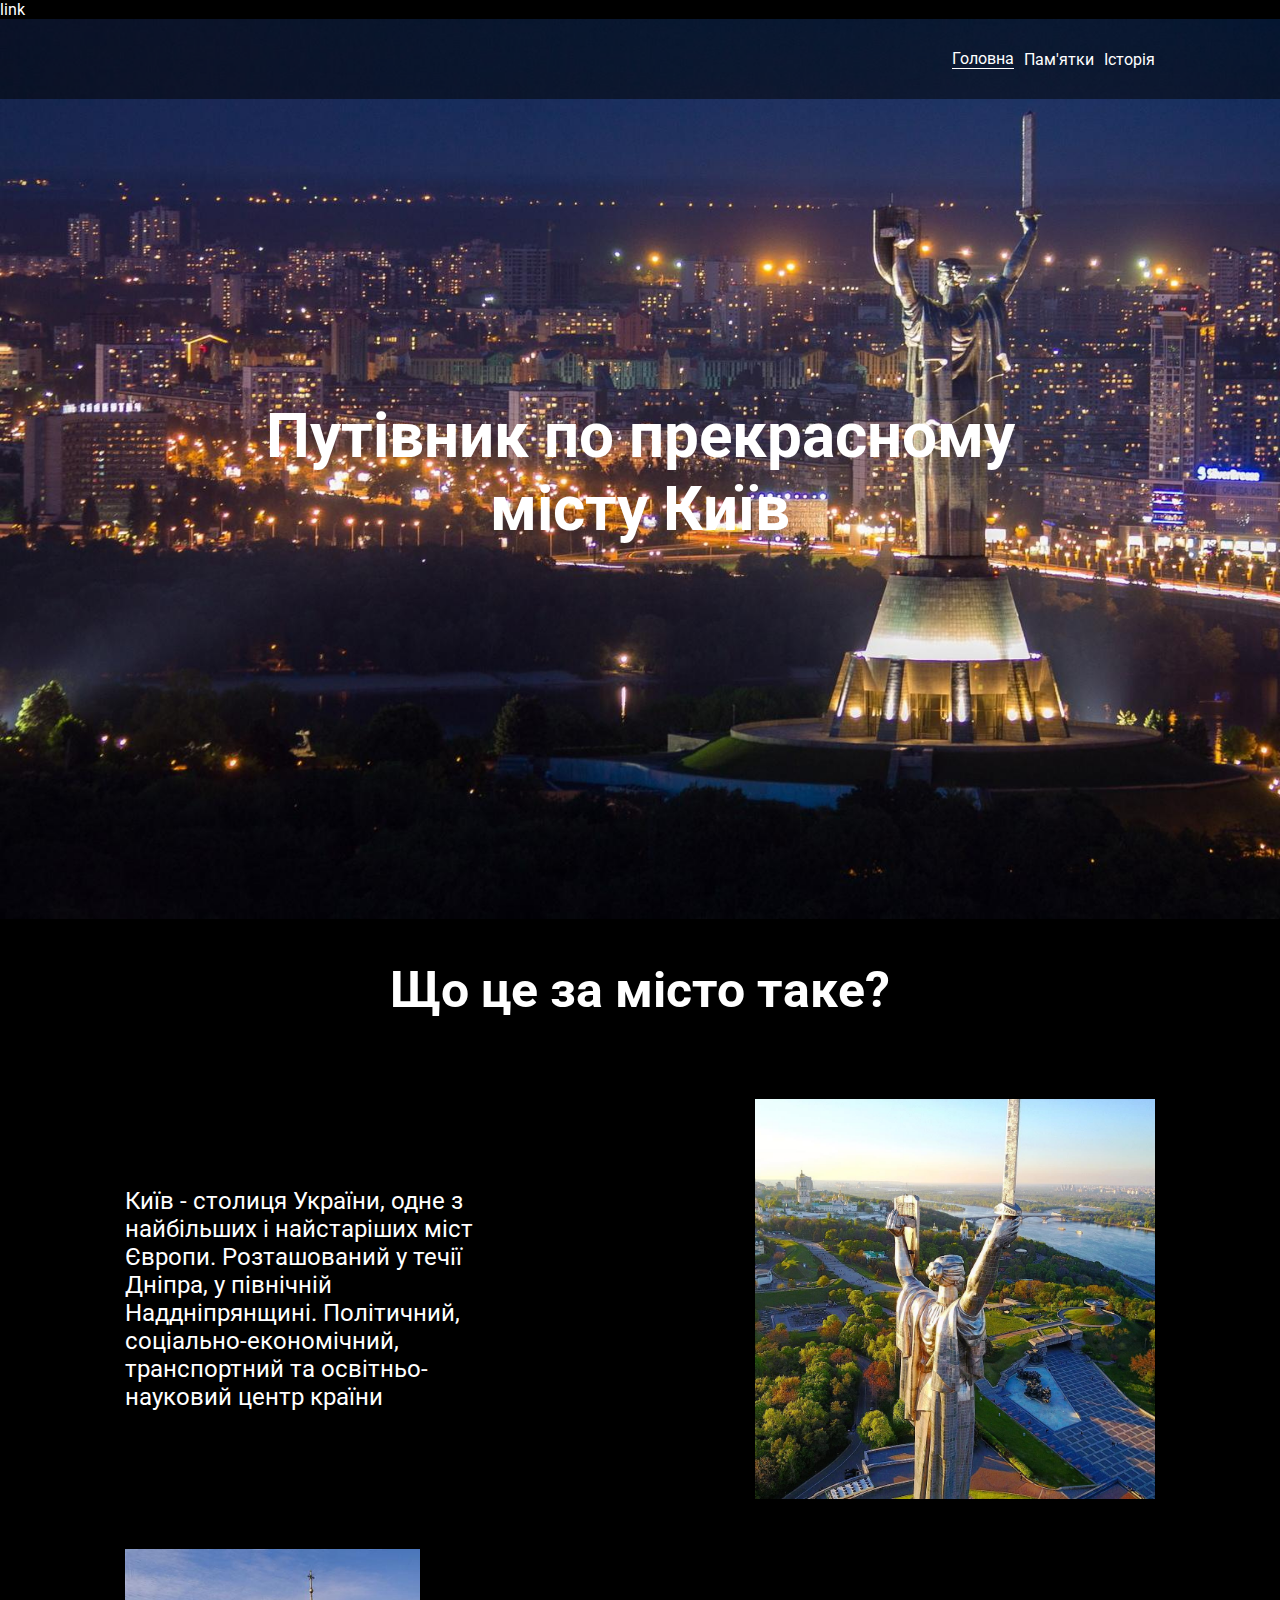
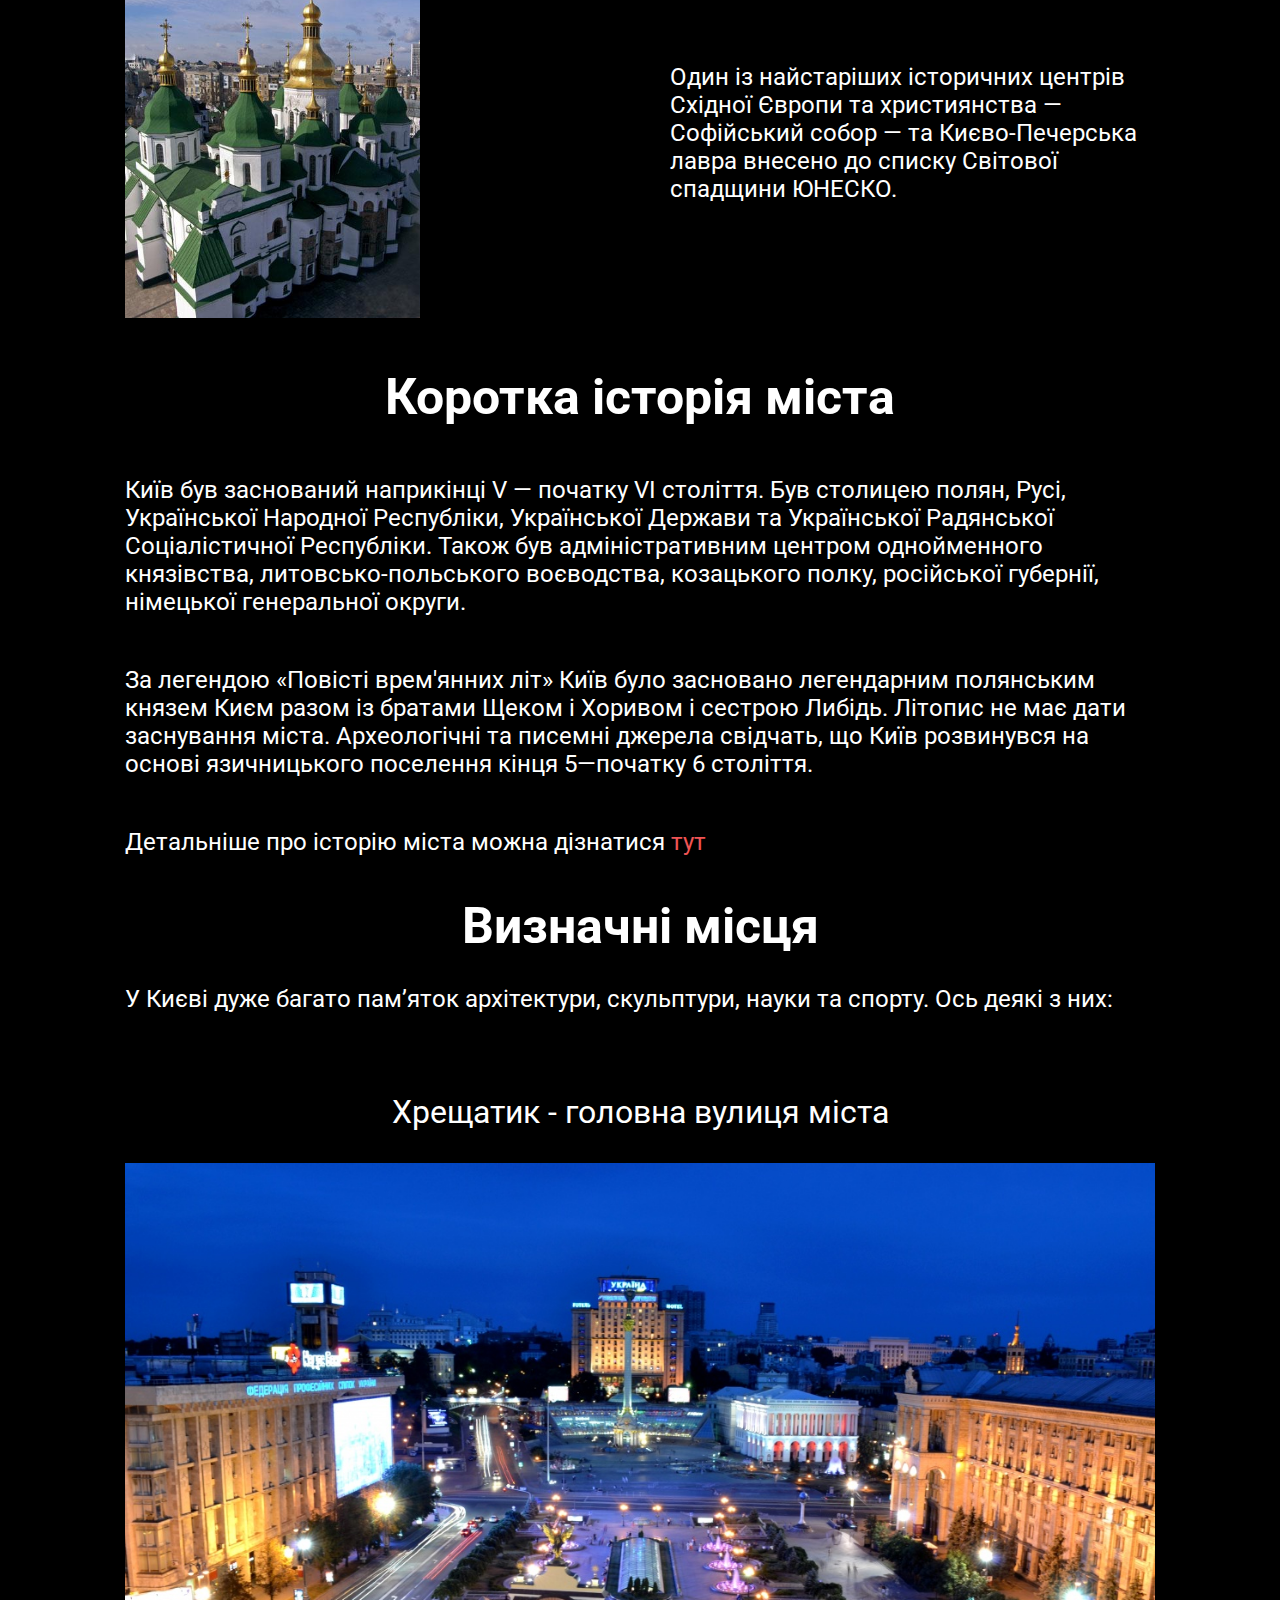
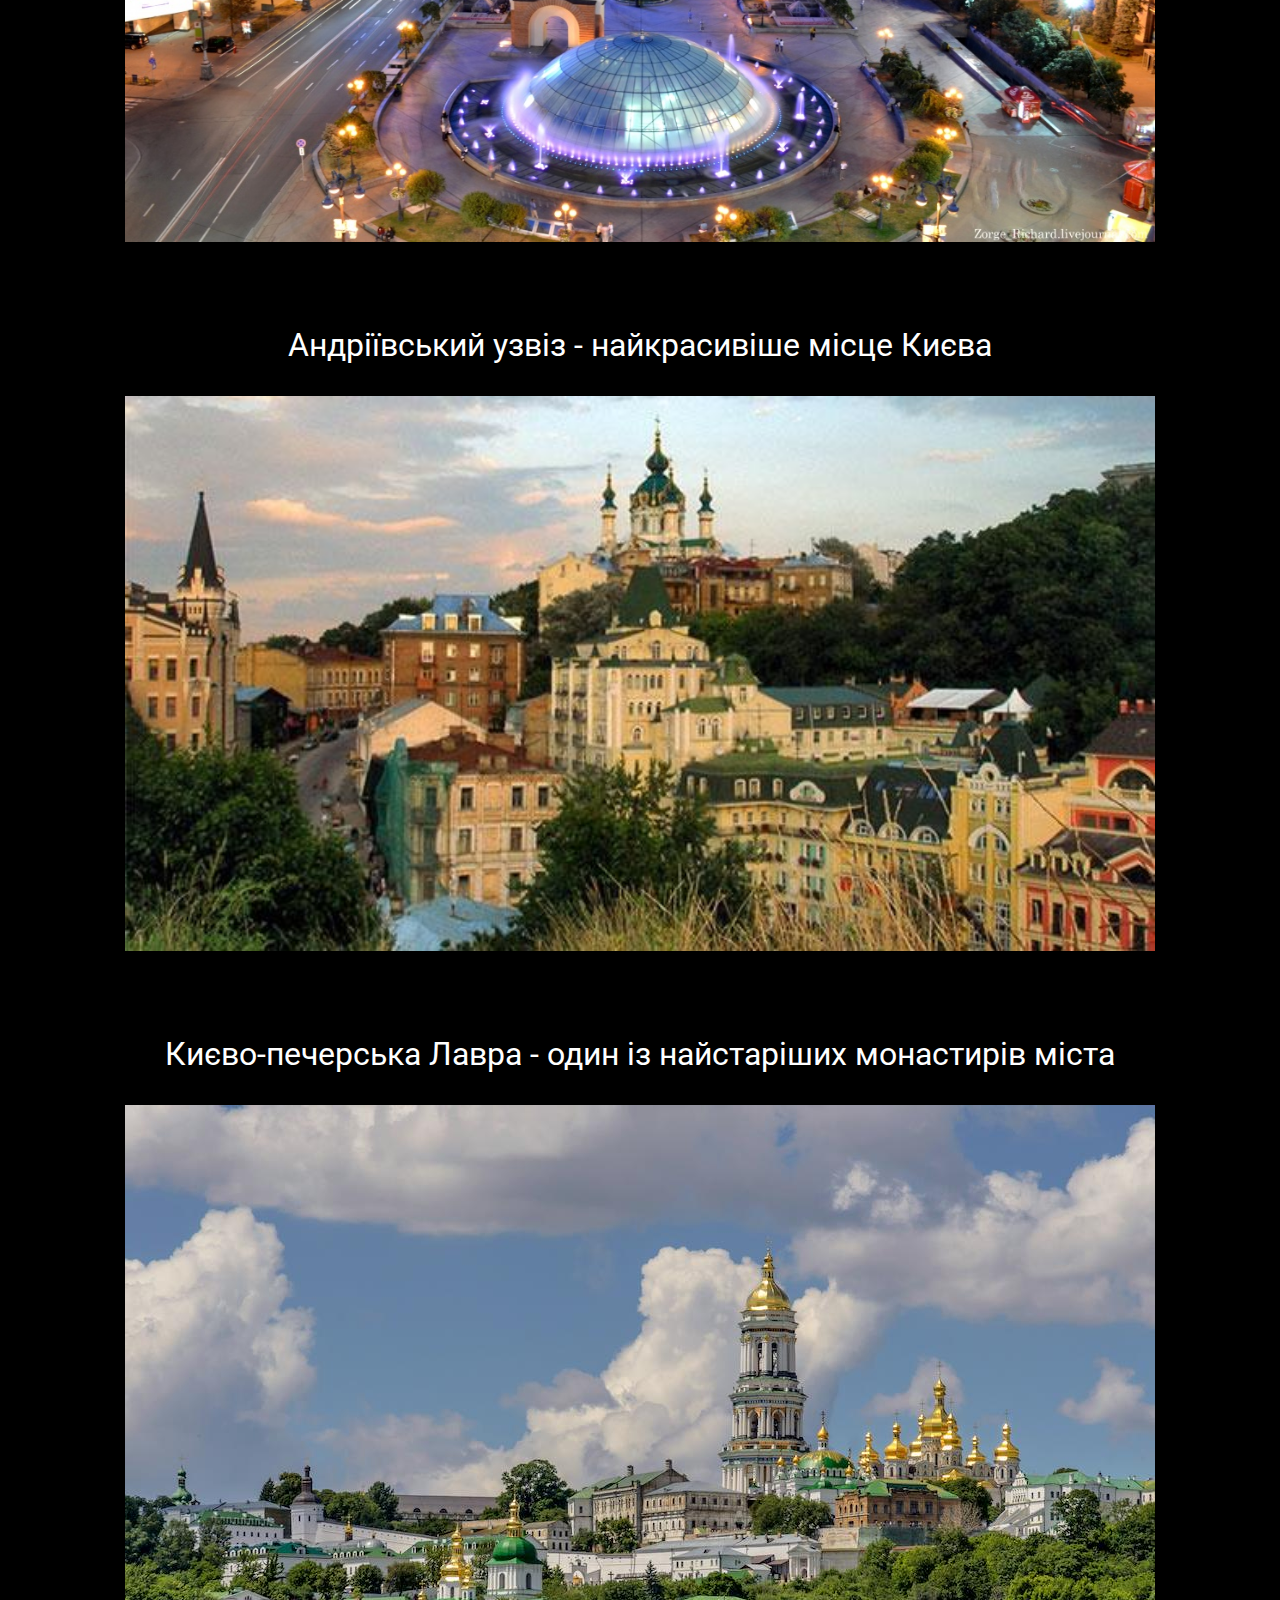
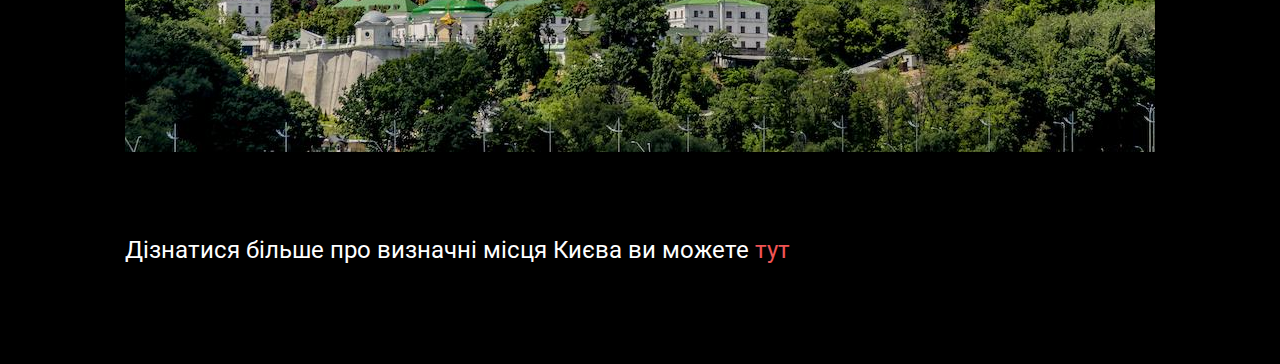
<file: index.html>
<!DOCTYPE html>
<html lang="ua">
<head>
  <meta charset="UTF-8">
  <meta name="viewport" content="width=device-width, initial-scale=1.0">
  <meta http-equiv="X-UA-Compatible" content="ie=edge">
  <title>Головна</title>
  link
  <link href="https://fonts.googleapis.com/css?family=Roboto:400,700&display=swap&subset=cyrillic,cyrillic-ext" rel="stylesheet">
  <link rel="stylesheet" href="./css/style.css">
</head>
<body>
  <section class="first-screen">
    <header class="page-header">
      <nav class="main-nav">
        <ul class="main-nav__list">
          <li class="main-nav__item"><a class="main-nav__link main-nav__link--active">Головна</a></li>
          <li class="main-nav__item"><a href="./showplaces.html" class="main-nav__link">Пам'ятки</a></li>
          <li class="main-nav__item"><a href="/history.html" class="main-nav__link">Історія</a></li>
        </ul>
      </nav>
    </header>

    <section class="main">
      <h1 class="main-title">Путівник по прекрасному місту Київ</h1>
    </section>
  </section>

  <main class="page-content">
    <section class="summary">
      <h2 class="summary__title">Що це за місто таке?</h2>
      <div class="row">
        <p class="summary__content">Київ - столиця України, одне з найбільших і найстаріших міст Європи. Розташований у течії Дніпра, у північній Наддніпрянщині. Політичний, соціально-економічний, транспортний та освітньо-науковий центр країни</p>
        <img src="./img/index/summary-image1.jpg" width="400" height="400" alt="Батьківщина-Мати">
      </div>
      <div class="row">
        <p class="summary__content">Один із найстаріших історичних центрів Східної Європи та християнства — Софійський собор — та Києво-Печерська лавра внесено до списку Світової спадщини ЮНЕСКО.</p>
        <img src="./img/index/summary-image2.jpg" width="295" height="369" alt="Софіївський собор">
      </div>
    </section>

    <section class="short-history">
      <h2 class="short-history__title">Коротка історія міста</h2>
      <p class="short-history__content">Київ був заснований наприкінці V — початку VI століття. Був столицею полян, Русі, Української Народної Республіки, Української Держави та Української Радянської Соціалістичної Республіки. Також був адміністративним центром однойменного князівства, литовсько-польського воєводства, козацького полку, російської губернії, німецької генеральної округи.
        </p>
      <p class="short-history__content">За легендою «Повісті врем'янних літ» Київ було засновано легендарним полянським князем Києм разом із братами Щеком і Хоривом і сестрою Либідь. Літопис не має дати заснування міста. Археологічні та писемні джерела свідчать, що Київ розвинувся на основі язичницького поселення кінця 5—початку 6 століття.</p>
      <span class="short-history__more">
        Детальніше про історію міста можна дізнатися
        <a href="./history.html" class="short-history__link">тут</a>
      </span>
    </section>

    <section class="short-showplaces">
      <h2 class="showplaces__title">Визначні місця</h2>
      <span class="showplaces__promo">У Києві дуже багато пам’яток архітектури, скульптури, науки та спорту. Ось деякі з них:</span>
      <ul class="showplaces__list">
        <li class="showplaces__item">
          <h3 class="showplaces__item-title">Хрещатик - головна вулиця міста</h3>
          <img src="./img/index/hreschatyk.jpg" width="1030" height="679" alt="Хрещатик">
        </li>
        <li class="showplaces__item">
          <h3 class="showplaces__item-title">Андріївський узвіз - найкрасивіше місце Києва</h3>
          <img src="./img/index/uzviz.jpg" width="1030" height="555" alt="Андріївський узвіз">
        </li>
        <li class="showplaces__item">
          <h3 class="showplaces__item-title">Києво-печерська Лавра - один із найстаріших монастирів міста</h3>
          <img src="./img/index/lavra.jpg" width="1030" height="647" alt="Києво-печерська Лавра">
        </li>
      </ul>
      <span class="short-showplaces__more">
        Дізнатися більше про визначні місця Києва ви можете
        <a href="./showplaces.html" class="short-showplaces__link">тут</a>
      </span>
    </section>
  </main>
</body>
</html>
</file>
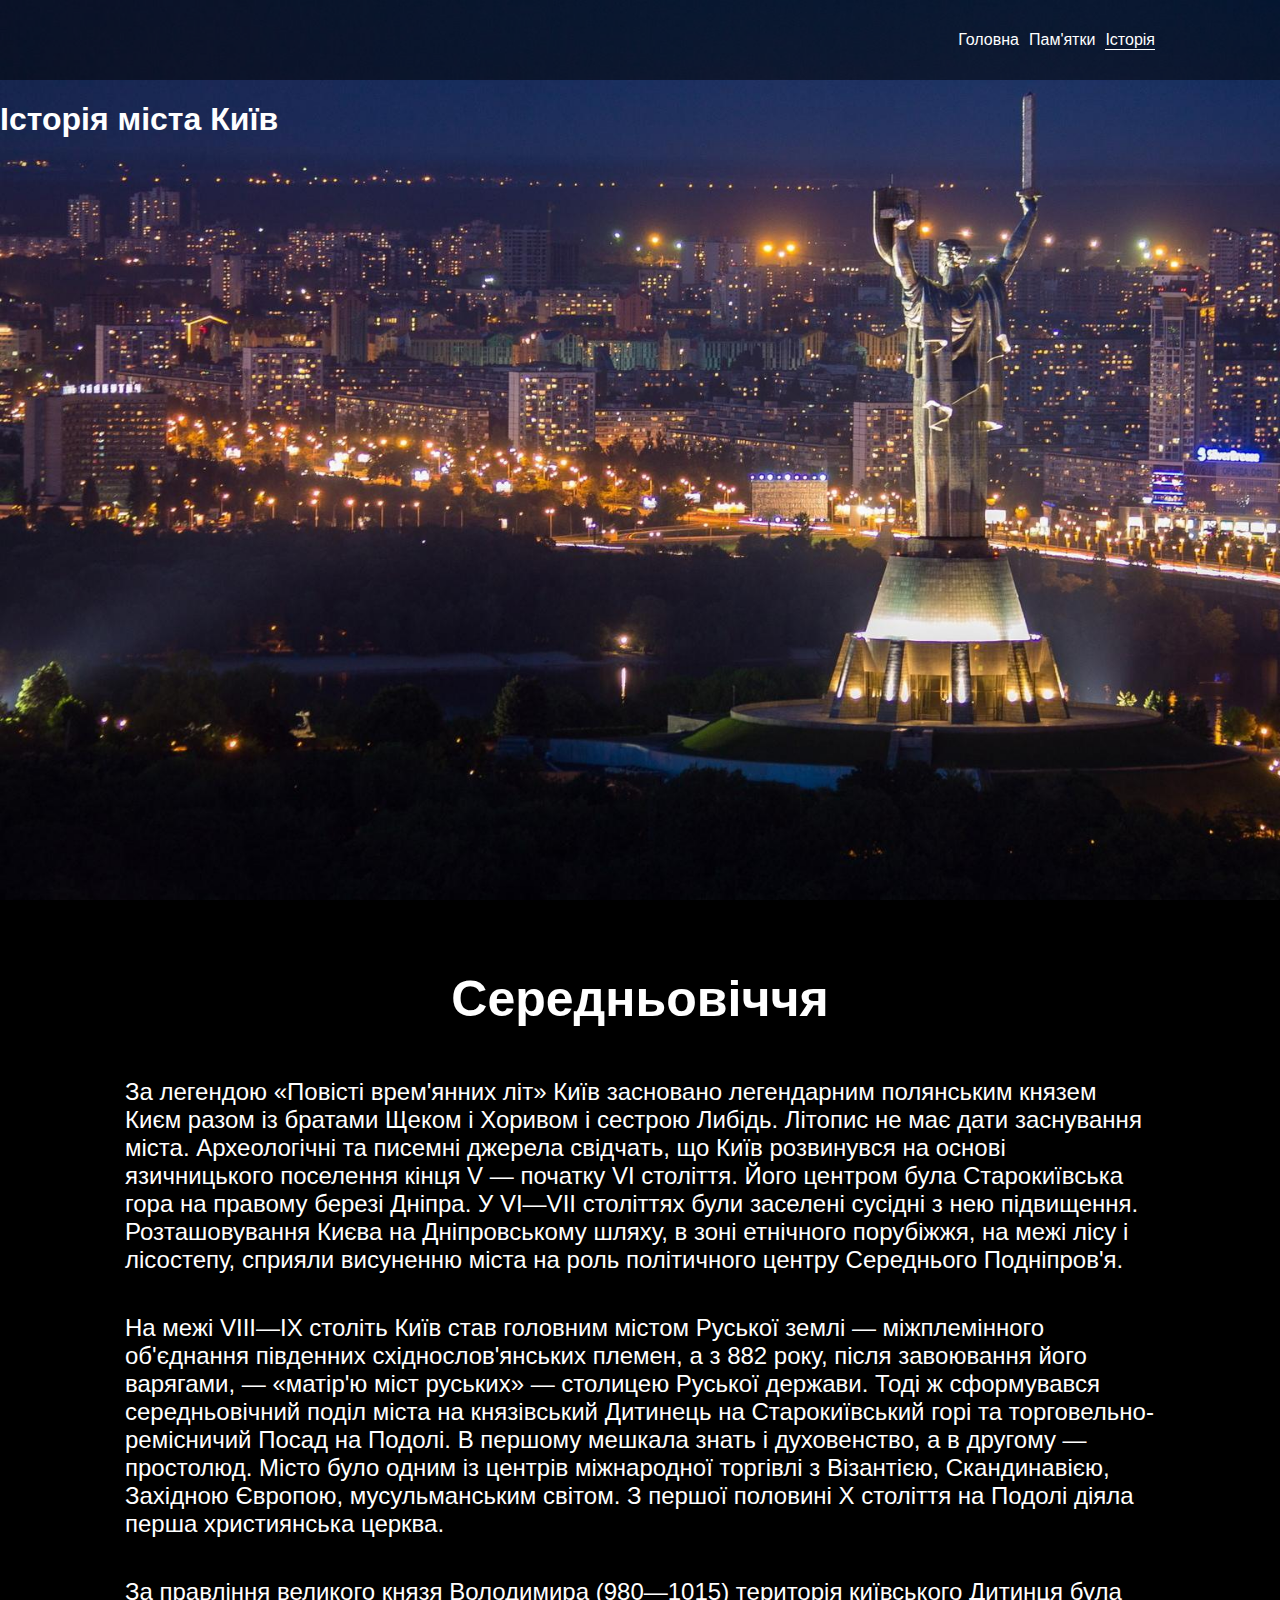
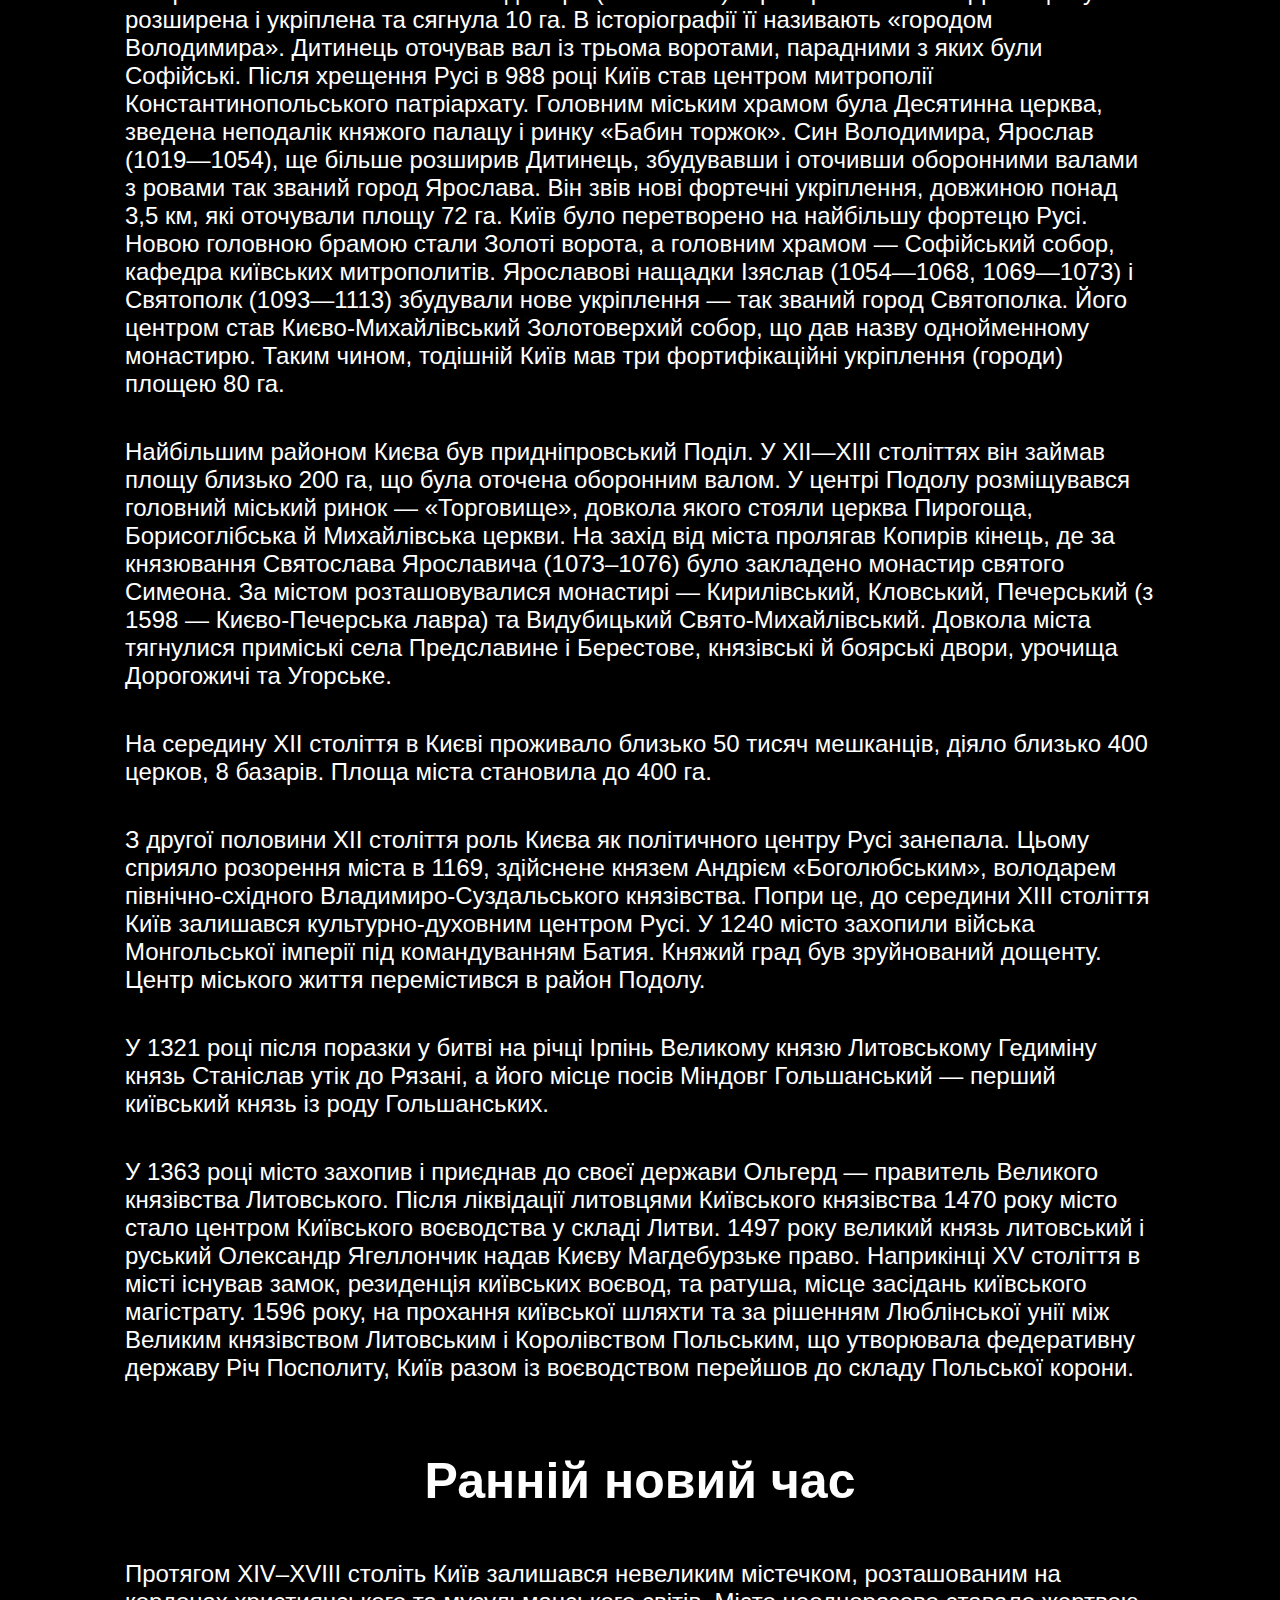
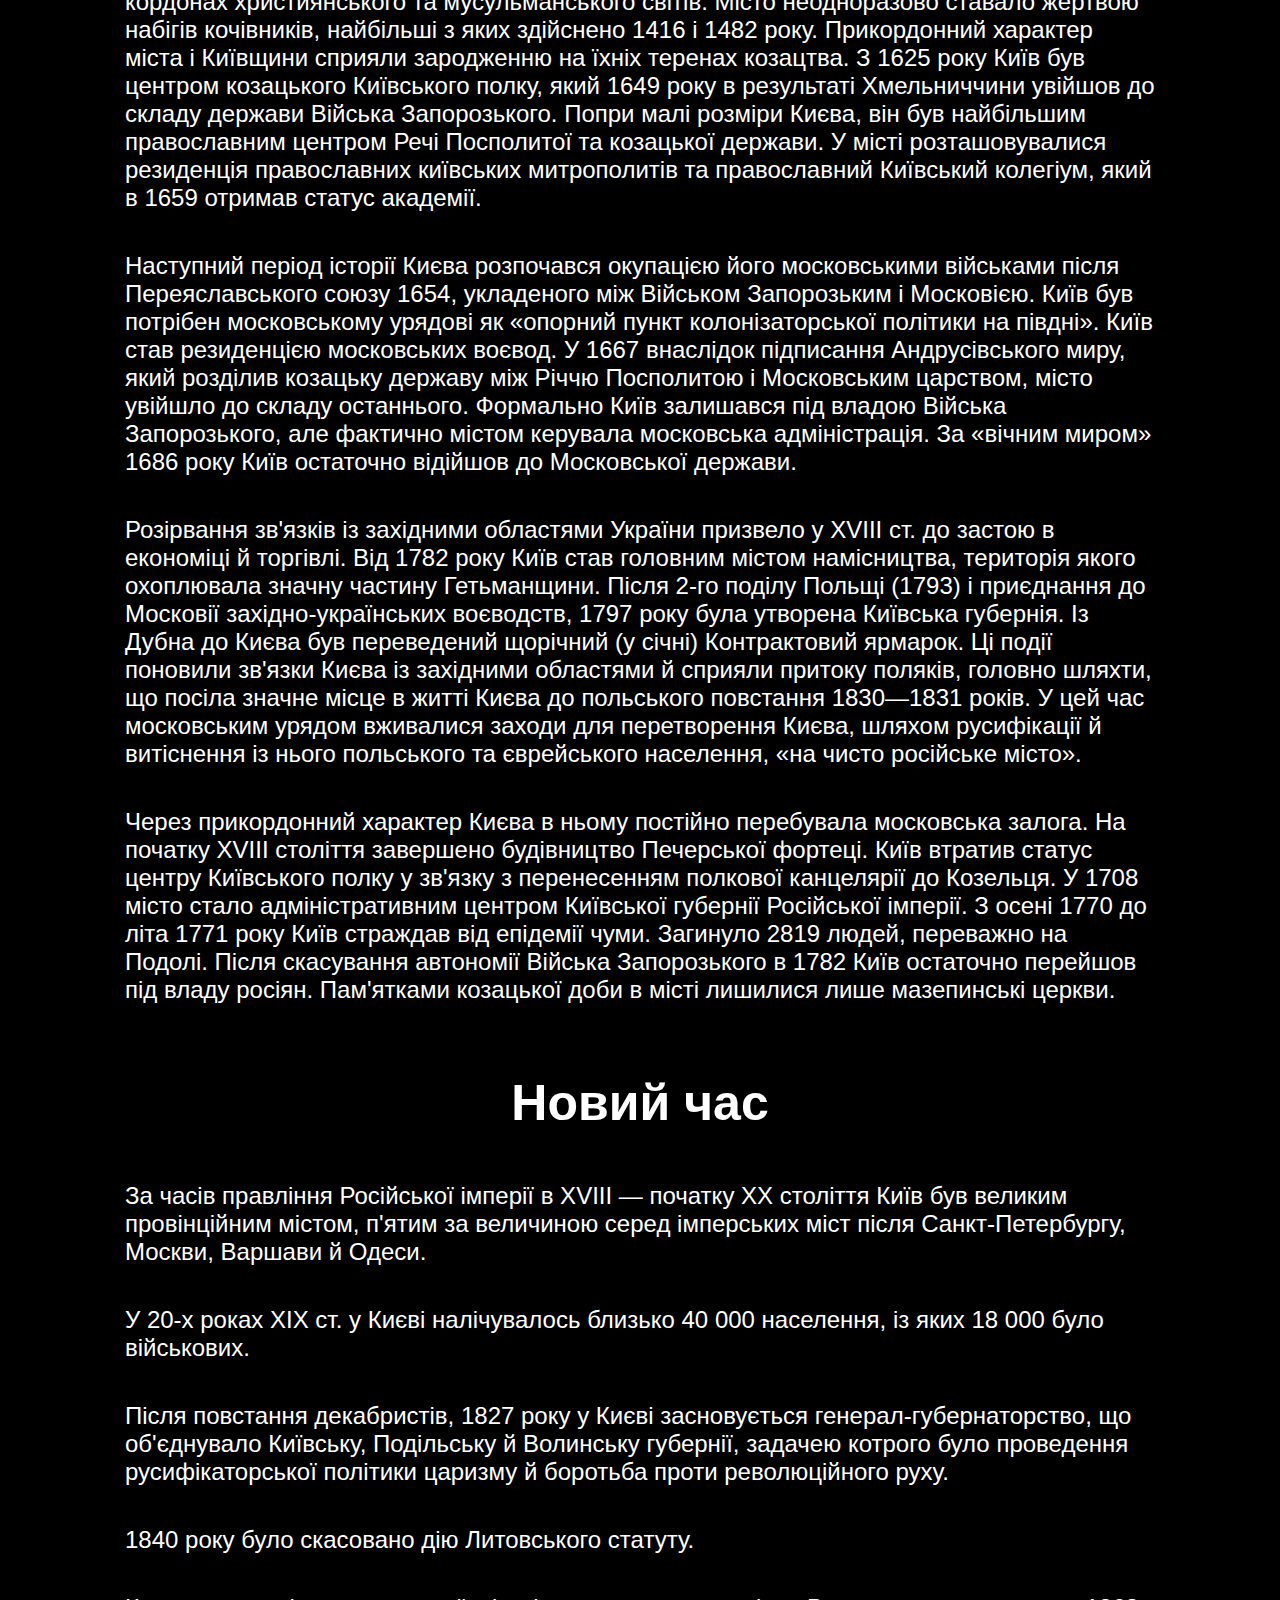
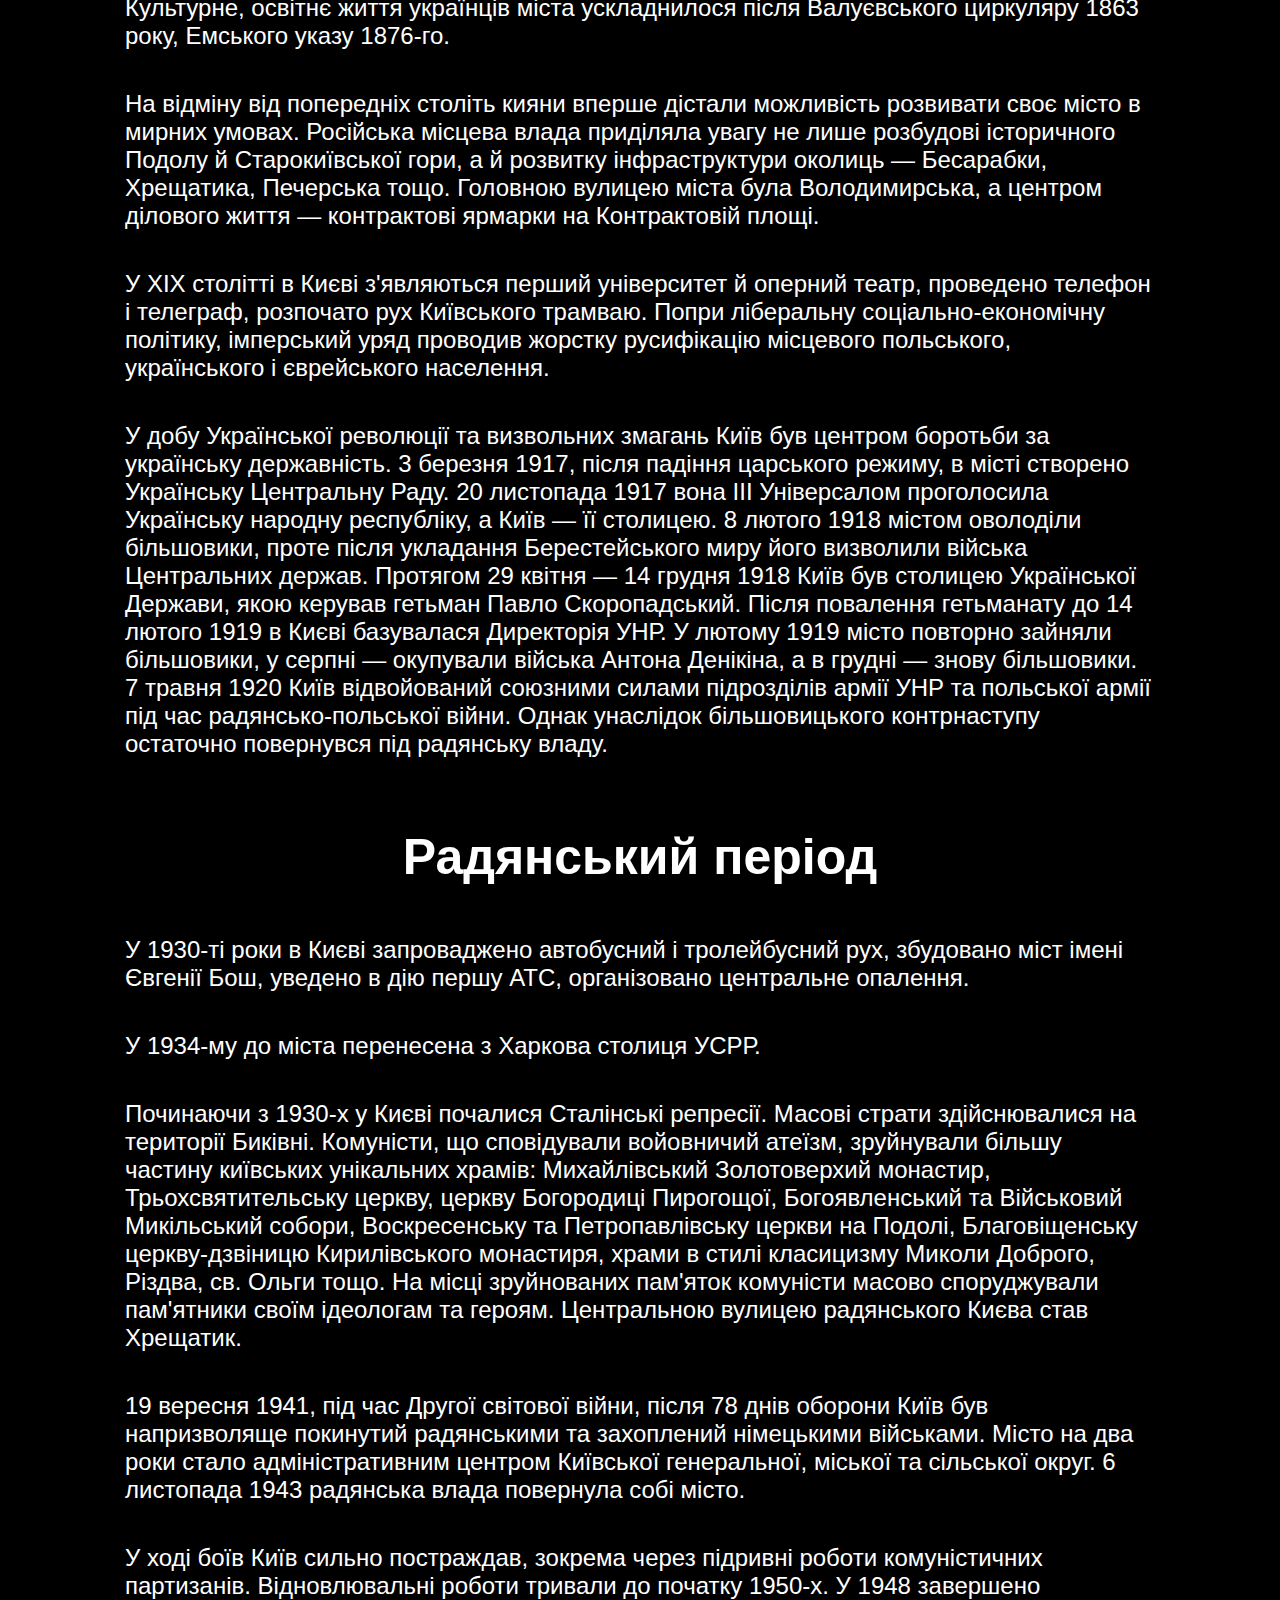
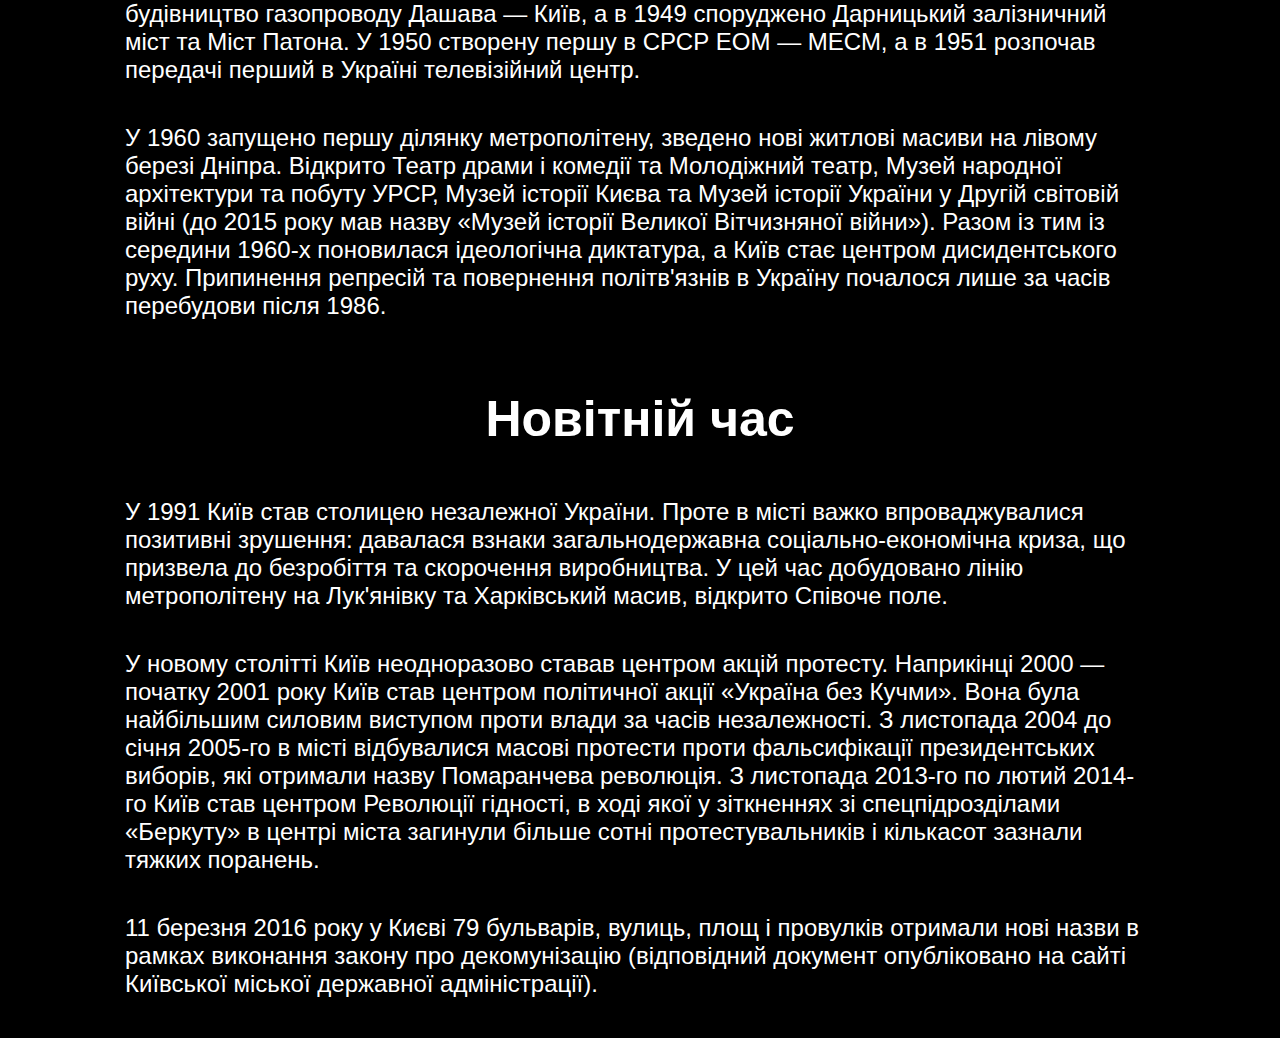
<file: history.html>
<!DOCTYPE html>
<html lang="ua">
<head>
  <meta charset="UTF-8">
  <meta name="viewport" content="width=device-width, initial-scale=1.0">
  <meta http-equiv="X-UA-Compatible" content="ie=edge">
  <title>Історія міста Київ</title>
  <link rel="stylesheet" href="./css/style.css">
</head>
<body>
  <section class="first-screen">
    <header class="page-header">
      <nav class="main-nav">
        <ul class="main-nav__list">
          <li class="main-nav__item"><a href="/" class="main-nav__link ">Головна</a></li>
          <li class="main-nav__item"><a href="./showplaces.html" class="main-nav__link ">Пам'ятки</a></li>
          <li class="main-nav__item"><a class="main-nav__link main-nav__link--active">Історія</a></li>
        </ul>
      </nav>
    </header>

      <h1 class="first-screen__title">Історія міста Київ</h1>
    </section>

    <main class="history">
      <h2 class="history__title">Середньовіччя</h2>
      <p class="history__paragraph">
        За легендою «Повісті врем'янних літ» Київ засновано легендарним полянським князем Києм разом із братами Щеком і Хоривом і сестрою Либідь. Літопис не має дати заснування міста. Археологічні та писемні джерела свідчать, що Київ розвинувся на основі язичницького поселення кінця V — початку VI століття. Його центром була Старокиївська гора на правому березі Дніпра. У VI—VII століттях були заселені сусідні з нею підвищення. Розташовування Києва на Дніпровському шляху, в зоні етнічного порубіжжя, на межі лісу і лісостепу, сприяли висуненню міста на роль політичного центру Середнього Подніпров'я.
      </p>
      <p class="history__paragraph">
        На межі VIII—IX століть Київ став головним містом Руської землі — міжплемінного об'єднання південних східнослов'янських племен, а з 882 року, після завоювання його варягами, — «матір'ю міст руських» — столицею Руської держави. Тоді ж сформувався середньовічний поділ міста на князівський Дитинець на Старокиївський горі та торговельно-ремісничий Посад на Подолі. В першому мешкала знать і духовенство, а в другому — простолюд. Місто було одним із центрів міжнародної торгівлі з Візантією, Скандинавією, Західною Європою, мусульманським світом. З першої половині X століття на Подолі діяла перша християнська церква.
      </p>
      <p class="history__paragraph">
        За правління великого князя Володимира (980—1015) територія київського Дитинця була розширена і укріплена та сягнула 10 га. В історіографії її називають «городом Володимира». Дитинець оточував вал із трьома воротами, парадними з яких були Софійські. Після хрещення Русі в 988 році Київ став центром митрополії Константинопольського патріархату. Головним міським храмом була Десятинна церква, зведена неподалік княжого палацу і ринку «Бабин торжок». Син Володимира, Ярослав (1019—1054), ще більше розширив Дитинець, збудувавши і оточивши оборонними валами з ровами так званий город Ярослава. Він звів нові фортечні укріплення, довжиною понад 3,5 км, які оточували площу 72 га. Київ було перетворено на найбільшу фортецю Русі. Новою головною брамою стали Золоті ворота, а головним храмом — Софійський собор, кафедра київських митрополитів. Ярославові нащадки Ізяслав (1054—1068, 1069—1073) і Святополк (1093—1113) збудували нове укріплення — так званий город Святополка. Його центром став Києво-Михайлівський Золотоверхий собор, що дав назву однойменному монастирю. Таким чином, тодішній Київ мав три фортифікаційні укріплення (городи) площею 80 га.
      </p>
      <p class="history__paragraph">
        Найбільшим районом Києва був придніпровський Поділ. У XII—XIII століттях він займав площу близько 200 га, що була оточена оборонним валом. У центрі Подолу розміщувався головний міський ринок — «Торговище», довкола якого стояли церква Пирогоща, Борисоглібська й Михайлівська церкви. На захід від міста пролягав Копирів кінець, де за князювання Святослава Ярославича (1073–1076) було закладено монастир святого Симеона. За містом розташовувалися монастирі — Кирилівський, Кловський, Печерський (з 1598 — Києво-Печерська лавра) та Видубицький Свято-Михайлівський. Довкола міста тягнулися приміські села Предславине і Берестове, князівські й боярські двори, урочища Дорогожичі та Угорське.
      </p>
      <p class="history__paragraph">
        На середину XII століття в Києві проживало близько 50 тисяч мешканців, діяло близько 400 церков, 8 базарів. Площа міста становила до 400 га.
      </p>
      <p class="history__paragraph">
        З другої половини XII століття роль Києва як політичного центру Русі занепала. Цьому сприяло розорення міста в 1169, здійснене князем Андрієм «Боголюбським», володарем північно-східного Владимиро-Суздальського князівства. Попри це, до середини XIII століття Київ залишався культурно-духовним центром Русі. У 1240 місто захопили війська Монгольської імперії під командуванням Батия. Княжий град був зруйнований дощенту. Центр міського життя перемістився в район Подолу.
      </p>
      <p class="history__paragraph">
        У 1321 році після поразки у битві на річці Ірпінь Великому князю Литовському Гедиміну князь Станіслав утік до Рязані, а його місце посів Міндовг Гольшанський — перший київський князь із роду Гольшанських.
      </p>
      <p class="history__paragraph">
        У 1363 році місто захопив і приєднав до своєї держави Ольгерд — правитель Великого князівства Литовського. Після ліквідації литовцями Київського князівства 1470 року місто стало центром Київського воєводства у складі Литви. 1497 року великий князь литовський і руський Олександр Ягеллончик надав Києву Магдебурзьке право. Наприкінці XV століття в місті існував замок, резиденція київських воєвод, та ратуша, місце засідань київського магістрату. 1596 року, на прохання київської шляхти та за рішенням Люблінської унії між Великим князівством Литовським і Королівством Польським, що утворювала федеративну державу Річ Посполиту, Київ разом із воєводством перейшов до складу Польської корони.
      </p>

      <h2 class="history__title">Ранній новий час</h2>
      <p class="history__paragraph">
        Протягом XIV–XVIII століть Київ залишався невеликим містечком, розташованим на кордонах християнського та мусульманського світів. Місто неодноразово ставало жертвою набігів кочівників, найбільші з яких здійснено 1416 і 1482 року. Прикордонний характер міста і Київщини сприяли зародженню на їхніх теренах козацтва. З 1625 року Київ був центром козацького Київського полку, який 1649 року в результаті Хмельниччини увійшов до складу держави Війська Запорозького. Попри малі розміри Києва, він був найбільшим православним центром Речі Посполитої та козацької держави. У місті розташовувалися резиденція православних київських митрополитів та православний Київський колегіум, який в 1659 отримав статус академії.
      </p>
      <p class="history__paragraph">
        Наступний період історії Києва розпочався окупацією його московськими військами після Переяславського союзу 1654, укладеного між Військом Запорозьким і Московією. Київ був потрібен московському урядові як «опорний пункт колонізаторської політики на півдні». Київ став резиденцією московських воєвод. У 1667 внаслідок підписання Андрусівського миру, який розділив козацьку державу між Річчю Посполитою і Московським царством, місто увійшло до складу останнього. Формально Київ залишався під владою Війська Запорозького, але фактично містом керувала московська адміністрація. За «вічним миром» 1686 року Київ остаточно відійшов до Московської держави.
      </p>
      <p class="history__paragraph">
        Розірвання зв'язків із західними областями України призвело у XVIII ст. до застою в економіці й торгівлі. Від 1782 року Київ став головним містом намісництва, територія якого охоплювала значну частину Гетьманщини. Після 2-го поділу Польщі (1793) і приєднання до Московії західно-українських воєводств, 1797 року була утворена Київська губернія. Із Дубна до Києва був переведений щорічний (у січні) Контрактовий ярмарок. Ці події поновили зв'язки Києва із західними областями й сприяли притоку поляків, головно шляхти, що посіла значне місце в житті Києва до польського повстання 1830—1831 років. У цей час московським урядом вживалися заходи для перетворення Києва, шляхом русифікації й витіснення із нього польського та єврейського населення, «на чисто російське місто».
      </p>
      <p class="history__paragraph">
        Через прикордонний характер Києва в ньому постійно перебувала московська залога. На початку XVIII століття завершено будівництво Печерської фортеці. Київ втратив статус центру Київського полку у зв'язку з перенесенням полкової канцелярії до Козельця. У 1708 місто стало адміністративним центром Київської губернії Російської імперії. З осені 1770 до літа 1771 року Київ страждав від епідемії чуми. Загинуло 2819 людей, переважно на Подолі. Після скасування автономії Війська Запорозького в 1782 Київ остаточно перейшов під владу росіян. Пам'ятками козацької доби в місті лишилися лише мазепинські церкви.
      </p>

      <h2 class="history__title">Новий час</h2>
      <p class="history__paragraph">
        За часів правління Російської імперії в XVIII — початку XX століття Київ був великим провінційним містом, п'ятим за величиною серед імперських міст після Санкт-Петербургу, Москви, Варшави й Одеси.
      </p>
      <p class="history__paragraph">
        У 20-х роках XIX ст. у Києві налічувалось близько 40 000 населення, із яких 18 000 було військових.
      </p>
      <p class="history__paragraph">
        Після повстання декабристів, 1827 року у Києві засновується генерал-губернаторство, що об'єднувало Київську, Подільську й Волинську губернії, задачею котрого було проведення русифікаторської політики царизму й боротьба проти революційного руху.
      </p>
      <p class="history__paragraph">
        1840 року було скасовано дію Литовського статуту.
      </p>
      <p class="history__paragraph">
        Культурне, освітнє життя українців міста ускладнилося після Валуєвського циркуляру 1863 року, Емського указу 1876-го.
      </p>
      <p class="history__paragraph">
        На відміну від попередніх століть кияни вперше дістали можливість розвивати своє місто в мирних умовах. Російська місцева влада приділяла увагу не лише розбудові історичного Подолу й Старокиївської гори, а й розвитку інфраструктури околиць — Бесарабки, Хрещатика, Печерська тощо. Головною вулицею міста була Володимирська, а центром ділового життя — контрактові ярмарки на Контрактовій площі.
      </p>
      <p class="history__paragraph">
        У ХІХ столітті в Києві з'являються перший університет й оперний театр, проведено телефон і телеграф, розпочато рух Київського трамваю. Попри ліберальну соціально-економічну політику, імперський уряд проводив жорстку русифікацію місцевого польського, українського і єврейського населення.
      </p>
      <p class="history__paragraph">
        У добу Української революції та визвольних змагань Київ був центром боротьби за українську державність. 3 березня 1917, після падіння царського режиму, в місті створено Українську Центральну Раду. 20 листопада 1917 вона III Універсалом проголосила Українську народну республіку, а Київ — її столицею. 8 лютого 1918 містом оволоділи більшовики, проте після укладання Берестейського миру його визволили війська Центральних держав. Протягом 29 квітня — 14 грудня 1918 Київ був столицею Української Держави, якою керував гетьман Павло Скоропадський. Після повалення гетьманату до 14 лютого 1919 в Києві базувалася Директорія УНР. У лютому 1919 місто повторно зайняли більшовики, у серпні — окупували війська Антона Денікіна, а в грудні — знову більшовики. 7 травня 1920 Київ відвойований союзними силами підрозділів армії УНР та польської армії під час радянсько-польської війни. Однак унаслідок більшовицького контрнаступу остаточно повернувся під радянську владу.
      </p>

      <h2 class="history__title">Радянський період</h2>
      <p class="history__paragraph">
        У 1930-ті роки в Києві запроваджено автобусний і тролейбусний рух, збудовано міст імені Євгенії Бош, уведено в дію першу АТС, організовано центральне опалення.
      </p>
      <p class="history__paragraph">
        У 1934-му до міста перенесена з Харкова столиця УСРР.
      </p>
      <p class="history__paragraph">
        Починаючи з 1930-х у Києві почалися Сталінські репресії. Масові страти здійснювалися на території Биківні. Комуністи, що сповідували войовничий атеїзм, зруйнували більшу частину київських унікальних храмів: Михайлівський Золотоверхий монастир, Трьохсвятительську церкву, церкву Богородиці Пирогощої, Богоявленський та Військовий Микільський собори, Воскресенську та Петропавлівську церкви на Подолі, Благовіщенську церкву-дзвіницю Кирилівського монастиря, храми в стилі класицизму Миколи Доброго, Різдва, св. Ольги тощо. На місці зруйнованих пам'яток комуністи масово споруджували пам'ятники своїм ідеологам та героям. Центральною вулицею радянського Києва став Хрещатик.
      </p>
      <p class="history__paragraph">
        19 вересня 1941, під час Другої світової війни, після 78 днів оборони Київ був напризволяще покинутий радянськими та захоплений німецькими військами. Місто на два роки стало адміністративним центром Київської генеральної, міської та сільської округ. 6 листопада 1943 радянська влада повернула собі місто.
      </p>
      <p class="history__paragraph">
        У ході боїв Київ сильно постраждав, зокрема через підривні роботи комуністичних партизанів. Відновлювальні роботи тривали до початку 1950-х. У 1948 завершено будівництво газопроводу Дашава — Київ, а в 1949 споруджено Дарницький залізничний міст та Міст Патона. У 1950 створену першу в СРСР ЕОМ — МЕСМ, а в 1951 розпочав передачі перший в Україні телевізійний центр.
      </p>
      <p class="history__paragraph">
        У 1960 запущено першу ділянку метрополітену, зведено нові житлові масиви на лівому березі Дніпра. Відкрито Театр драми і комедії та Молодіжний театр, Музей народної архітектури та побуту УРСР, Музей історії Києва та Музей історії України у Другій світовій війні (до 2015 року мав назву «Музей історії Великої Вітчизняної війни»). Разом із тим із середини 1960-х поновилася ідеологічна диктатура, а Київ стає центром дисидентського руху. Припинення репресій та повернення політв'язнів в Україну почалося лише за часів перебудови після 1986.
      </p>

      <h2 class="history__title">Новітній час</h2>
      <p class="history__paragraph">
        У 1991 Київ став столицею незалежної України. Проте в місті важко впроваджувалися позитивні зрушення: давалася взнаки загальнодержавна соціально-економічна криза, що призвела до безробіття та скорочення виробництва. У цей час добудовано лінію метрополітену на Лук'янівку та Харківський масив, відкрито Співоче поле.
      </p>
      <p class="history__paragraph">
        У новому столітті Київ неодноразово ставав центром акцій протесту. Наприкінці 2000 — початку 2001 року Київ став центром політичної акції «Україна без Кучми». Вона була найбільшим силовим виступом проти влади за часів незалежності. З листопада 2004 до січня 2005-го в місті відбувалися масові протести проти фальсифікації президентських виборів, які отримали назву Помаранчева революція. З листопада 2013-го по лютий 2014-го Київ став центром Революції гідності, в ході якої у зіткненнях зі спецпідрозділами «Беркуту» в центрі міста загинули більше сотні протестувальників і кількасот зазнали тяжких поранень.
      </p>
      <p class="history__paragraph">
        11 березня 2016 року у Києві 79 бульварів, вулиць, площ і провулків отримали нові назви в рамках виконання закону про декомунізацію (відповідний документ опубліковано на сайті Київської міської державної адміністрації).
      </p>
    </main>
</body>
</html>
</file>
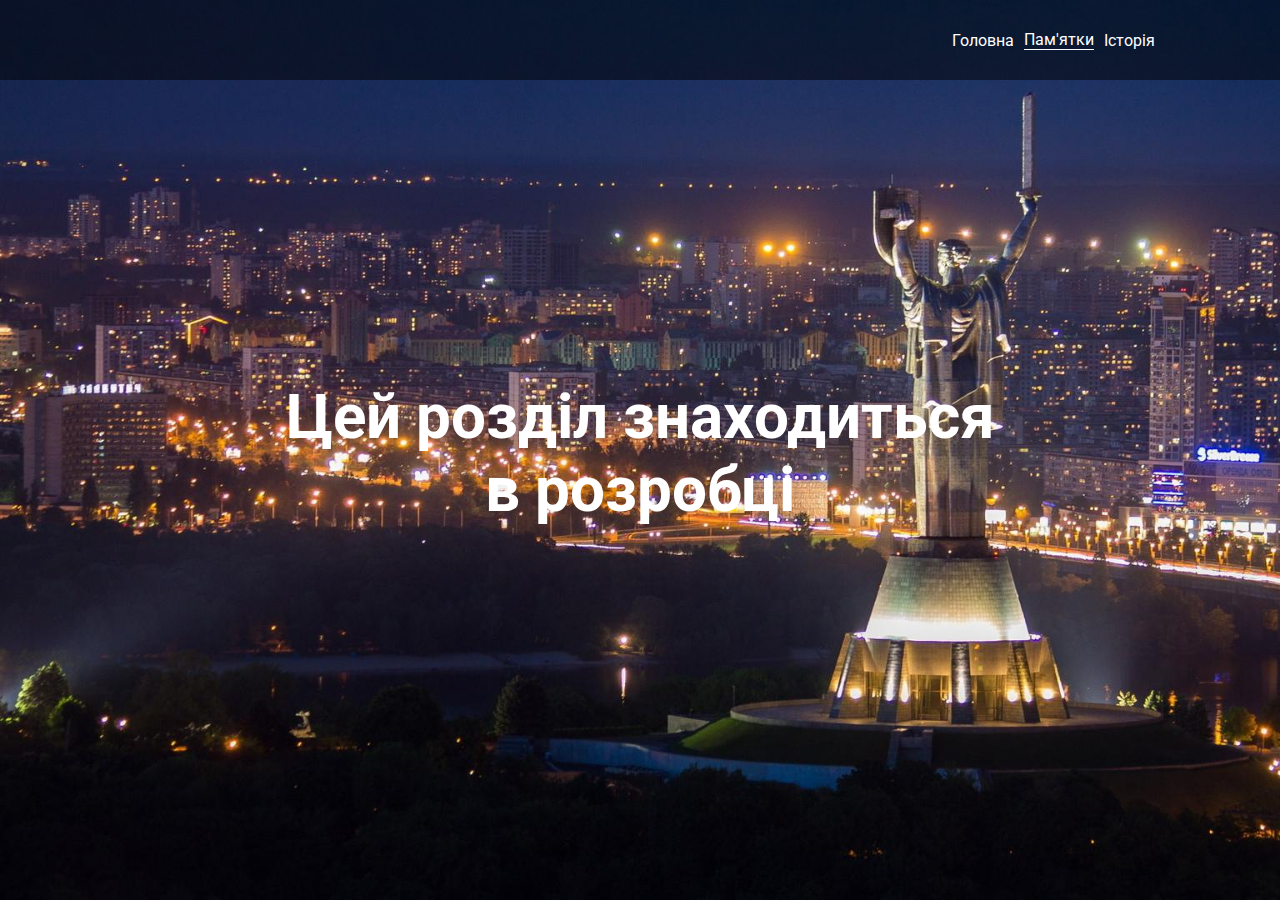
<file: showplaces.html>
<!DOCTYPE html>
<html lang="en">
<head>
  <meta charset="UTF-8">
  <meta name="viewport" content="width=device-width, initial-scale=1.0">
  <meta http-equiv="X-UA-Compatible" content="ie=edge">
  <link href="https://fonts.googleapis.com/css?family=Roboto:400,700&display=swap&subset=cyrillic,cyrillic-ext" rel="stylesheet">
  <link rel="stylesheet" href="./css/style.css">
  <title>Визначні місця</title>
</head>
<body>
  <section class="first-screen">
    <header class="page-header">
      <nav class="main-nav">
        <ul class="main-nav__list">
          <li class="main-nav__item"><a href="/" class="main-nav__link">Головна</a></li>
          <li class="main-nav__item"><a class="main-nav__link main-nav__link--active">Пам'ятки</a></li>
          <li class="main-nav__item"><a href="./history.html" class="main-nav__link">Історія</a></li>
        </ul>
      </nav>
    </header>
    <section class="main">
      <h1 class="main-title">Цей розділ знаходиться в розробці</h1>
    </section>
</body>
</html>
</file>
<file: css/style.css>
html {
  box-sizing: border-box;
}

*, *::before, *::after {
  box-sizing: inherit;
}

body {
  margin: 0;
  padding: 0;
  font-family: 'Roboto', 'Arial', sans-serif;
  color: #fff;
  background-color: #000;
}

.page-header {
  background-color: rgba(0, 0, 0, 0.5);
}

.main-nav {
  max-width: 1030px;
  margin: 0 auto;
}

.main-nav__list {
  margin: 0;
  padding: 0;
  list-style: none;

  display: flex;
  justify-content: flex-end;
  align-items: center;
  min-height: 80px;
}

.main-nav__item {
  margin-left: 10px;
}

.main-nav__link {
  display: block;
  color: inherit;
  text-decoration: none;
  transition: all 0.3s;
}

.main-nav__link--active {
  border-bottom: 1px solid #fff;
}

.main-nav__link[href]:hover {
  opacity: 0.7;
}

.main-nav__link[href]:active {
  opacity: 0.5;
}

.first-screen {
  min-height: 100vh;
  background-image: url('../img/index/first-screen-bg.jpg');
  background-size: cover;
}

.first-screen--history {
  background-image: url('../img/history/first-screen-bg.jpg');
}

.main {
  padding-top: 300px;
}

.main-title {
  margin: 0;
  padding: 0;

  max-width: 750px;
  margin: 0 auto;
  text-align: center;
  font-size: 62px;
}

.page-content {
  max-width: 1030px;
  margin: 0 auto;
  padding-bottom: 100px;
}

.summary__title {
  margin-bottom: 80px;
  font-size: 50px;
  text-align: center;
}

.summary__content {
  padding-right: 250px;
  font-size: 24px;
}

.row {
  display: flex;
  justify-content: space-between;
  align-items: center;
  margin-bottom: 50px;
}

.row:nth-of-type(even) {
  flex-direction: row-reverse;
}

.row:nth-of-type(even) .summary__content {
  padding-right: 0;
  padding-left: 250px;
}

.short-history__title {
  margin-bottom: 50px;
  font-size: 50px;
  text-align: center;
}

.short-history__content {
  font-size: 24px;
  margin-bottom: 50px;
}

.short-history__more {
  font-size: 24px;
}

.short-history__link {
  color: #F05454;
  text-decoration: none;
  transition: all 0.3s;
}

.short-history__link:hover {
  opacity: 0.7;
}

.short-history__link:active {
  opacity: 0.5;
}

.showplaces__title {
  margin-bottom: 30px;
  font-size: 50px;
  text-align: center;
}

.showplaces__item {
  margin-bottom: 80px;
}

.showplaces__promo {
  display: block;
  margin-bottom: 80px;
  font-size: 24px;
}

.showplaces__list {
  margin: 0;
  padding: 0;
  list-style: none;
}

.showplaces__item-title {
  font-size: 32px;
  text-align: center;
  font-weight: normal;
}

.short-showplaces__more {
  font-size: 24px;
}

.short-showplaces__link {
  color: #F05454;
  text-decoration: none;
  transition: all 0.3s;
}

.short-showplaces__link:hover {
  opacity: 0.7;
}

.short-showplaces__link:active {
  opacity: 0.5;
}

.history {
  max-width: 1030px;
  margin: 0 auto;
}

.history__title {
  margin-top: 70px;
  margin-bottom: 50px;
  font-size: 50px;
  text-align: center;
}

.history__paragraph {
  font-size: 24px;
  line-height: auto;
  margin-bottom: 40px;
}
</file>
